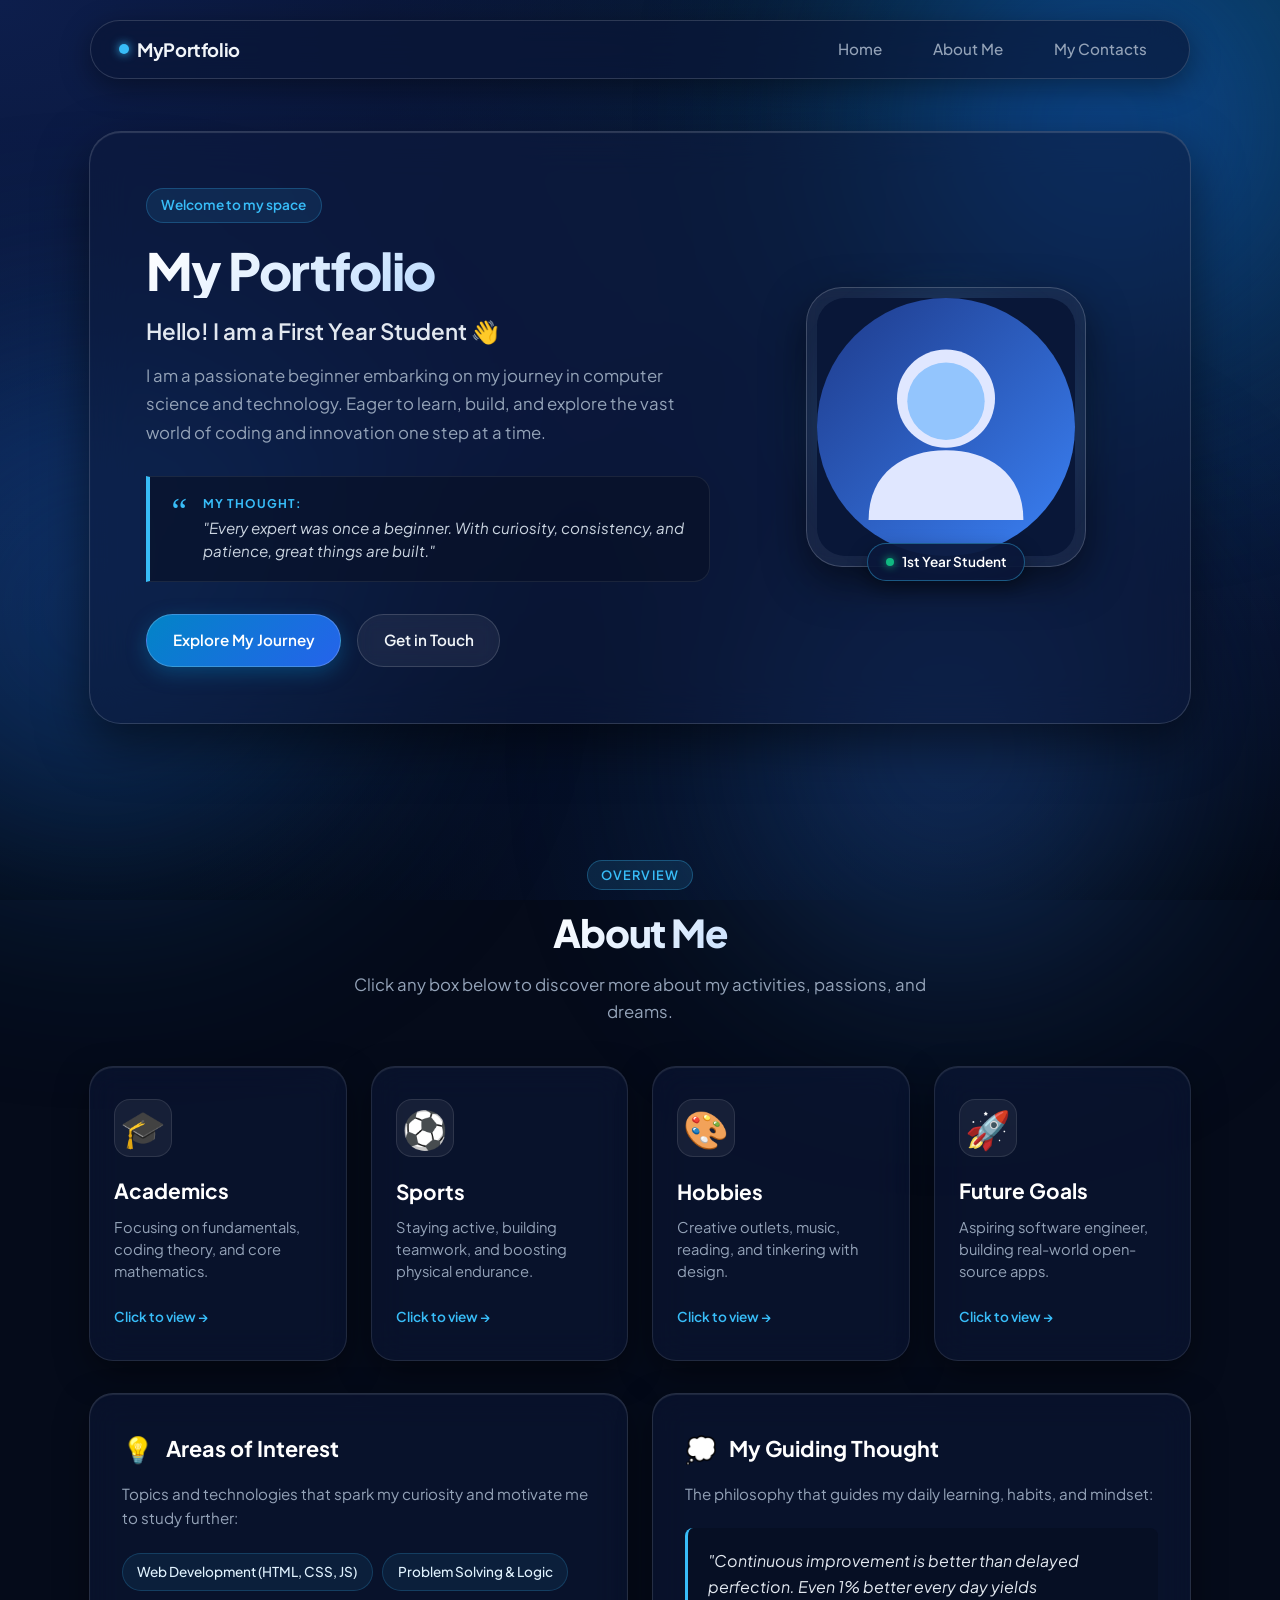
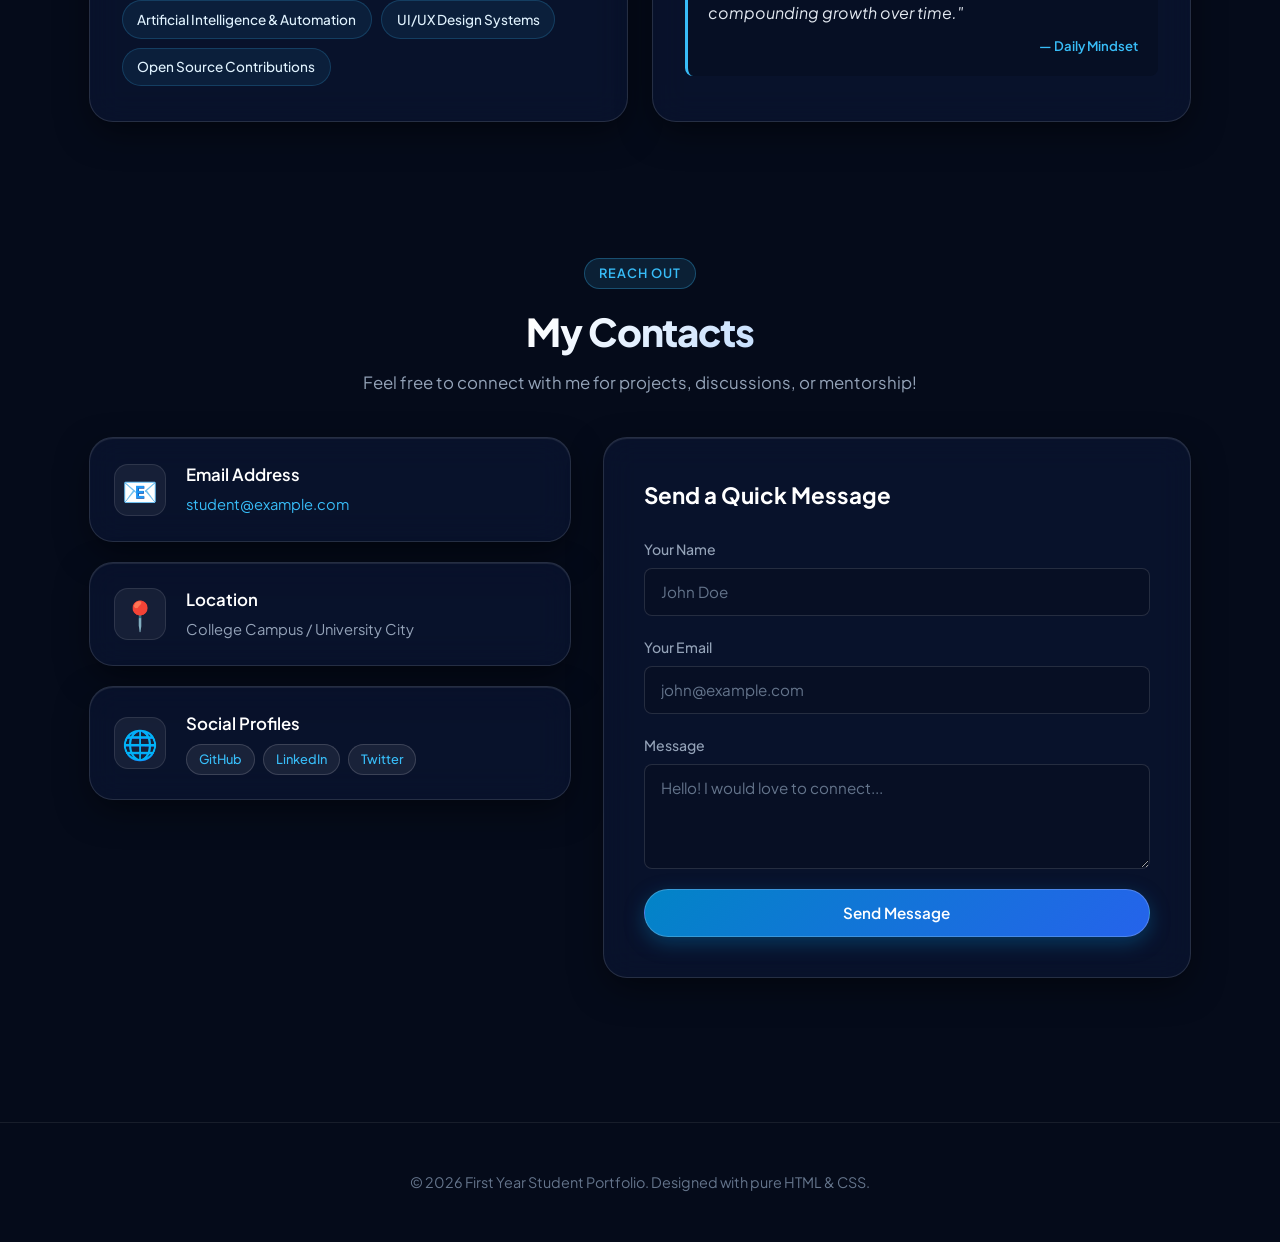
<file: index.html>
<!DOCTYPE html>
<html lang="en">
<head>
  <meta charset="UTF-8">
  <meta name="viewport" content="width=device-width, initial-scale=1.0">
  <title>My Portfolio</title>
  <!-- Google Fonts for modern typography -->
  <link rel="preconnect" href="https://fonts.googleapis.com">
  <link rel="preconnect" href="https://fonts.gstatic.com" crossorigin>
  <link href="https://fonts.googleapis.com/css2?family=Plus+Jakarta+Sans:wght@300;400;500;600;700;800&display=swap" rel="stylesheet">
  <!-- Stylesheet -->
  <link rel="stylesheet" href="style.css">
</head>
<body>

  <!-- Ambient glowing background orbs for glassy reflections -->
  <div class="glow-orb orb-1"></div>
  <div class="glow-orb orb-2"></div>
  <div class="glow-orb orb-3"></div>

  <!-- NAVIGATION BAR (3 Sections: Home, About Me, My Contacts) -->
  <header class="navbar-wrapper">
    <nav class="glass-nav">
      <div class="nav-logo">
        <span class="logo-dot"></span> MyPortfolio
      </div>
      <ul class="nav-links">
        <li><a href="#home" class="nav-link">Home</a></li>
        <li><a href="#about" class="nav-link">About Me</a></li>
        <li><a href="#contact" class="nav-link">My Contacts</a></li>
      </ul>
    </nav>
  </header>

  <!-- MAIN CONTAINER -->
  <main class="page-container">

    <!-- ==============================================
         SECTION 1: HOME (Introduction & Image on Right)
         ============================================== -->
    <section id="home" class="section home-section">
      <div class="home-glass-card">
        
        <!-- Left Side: Heading, Introduction, and Thought -->
        <div class="home-text-content">
          <div class="badge">Welcome to my space</div>
          <h1 class="main-heading">My Portfolio</h1>
          
          <div class="intro-block">
            <h2 class="sub-heading">Hello! I am a First Year Student 👋</h2>
            <p class="intro-text">
              I am a passionate beginner embarking on my journey in computer science and technology. 
              Eager to learn, build, and explore the vast world of coding and innovation one step at a time.
            </p>
          </div>

          <!-- Thought Box -->
          <div class="thought-quote-box">
            <div class="quote-icon">“</div>
            <div class="quote-body">
              <span class="quote-label">My Thought:</span>
              <p class="quote-text">
                "Every expert was once a beginner. With curiosity, consistency, and patience, great things are built."
              </p>
            </div>
          </div>

          <!-- Quick Action Buttons -->
          <div class="cta-group">
            <a href="#about" class="btn btn-primary">Explore My Journey</a>
            <a href="#contact" class="btn btn-secondary">Get in Touch</a>
          </div>
        </div>

        <!-- Right Side: Profile Image -->
        <div class="home-image-content">
          <div class="image-frame">
            <div class="image-glow"></div>
            <!-- 
              TO REPLACE WITH YOUR PHOTO:
              Save your photo in this folder (e.g., as "my-photo.jpg") 
              and change src="my-photo.jpg" below!
            -->
            <div class="profile-img-container">
              <!-- Default stylish SVG avatar -->
              <svg class="avatar-svg" viewBox="0 0 200 200" fill="none" xmlns="http://www.w3.org/2000/svg">
                <rect width="200" height="200" rx="100" fill="url(#avatar-grad)"/>
                <circle cx="100" cy="78" r="38" fill="#e0e7ff"/>
                <path d="M40 172C40 135 68 118 100 118C132 118 160 135 160 172" fill="#e0e7ff"/>
                <circle cx="100" cy="80" r="30" fill="#93c5fd"/>
                <defs>
                  <linearGradient id="avatar-grad" x1="0" y1="0" x2="200" y2="200" gradientUnits="userSpaceOnUse">
                    <stop stop-color="#1e3a8a"/>
                    <stop offset="1" stop-color="#3b82f6"/>
                  </linearGradient>
                </defs>
              </svg>
            </div>
            <div class="image-badge">
              <span class="status-indicator"></span> 1st Year Student
            </div>
          </div>
        </div>

      </div>
    </section>

    <!-- ==============================================
         SECTION 2: ABOUT ME (4 Clickable Boxes + 2 Next Line Boxes)
         ============================================== -->
    <section id="about" class="section about-section">
      <div class="section-header">
        <span class="section-tag">Overview</span>
        <h2 class="section-title">About Me</h2>
        <p class="section-subtitle">Click any box below to discover more about my activities, passions, and dreams.</p>
      </div>

      <!-- ROW 1: 4 CLICKABLE BOXES (Academics, Sports, Hobbies, Future Goals) -->
      <div class="grid-four-boxes">
        
        <!-- Box 1: Academics (Clickable to Modal) -->
        <a href="#modal-academics" class="clickable-card glass-box">
          <div class="card-icon">🎓</div>
          <h3 class="card-title">Academics</h3>
          <p class="card-description">Focusing on fundamentals, coding theory, and core mathematics.</p>
          <span class="card-action">Click to view &rarr;</span>
        </a>

        <!-- Box 2: Sports (Clickable to Modal) -->
        <a href="#modal-sports" class="clickable-card glass-box">
          <div class="card-icon">⚽</div>
          <h3 class="card-title">Sports</h3>
          <p class="card-description">Staying active, building teamwork, and boosting physical endurance.</p>
          <span class="card-action">Click to view &rarr;</span>
        </a>

        <!-- Box 3: Hobbies (Clickable to Modal) -->
        <a href="#modal-hobbies" class="clickable-card glass-box">
          <div class="card-icon">🎨</div>
          <h3 class="card-title">Hobbies</h3>
          <p class="card-description">Creative outlets, music, reading, and tinkering with design.</p>
          <span class="card-action">Click to view &rarr;</span>
        </a>

        <!-- Box 4: Future Goals (Clickable to Modal) -->
        <a href="#modal-goals" class="clickable-card glass-box">
          <div class="card-icon">🚀</div>
          <h3 class="card-title">Future Goals</h3>
          <p class="card-description">Aspiring software engineer, building real-world open-source apps.</p>
          <span class="card-action">Click to view &rarr;</span>
        </a>

      </div>

      <!-- ROW 2: 2 BOXES (Interests & Thought) -->
      <div class="grid-two-boxes">
        
        <!-- Box A: Interest -->
        <div class="glass-box two-box-card">
          <div class="box-head">
            <span class="box-badge-icon">💡</span>
            <h3>Areas of Interest</h3>
          </div>
          <p class="two-box-desc">
            Topics and technologies that spark my curiosity and motivate me to study further:
          </p>
          <ul class="interest-pill-list">
            <li class="pill">Web Development (HTML, CSS, JS)</li>
            <li class="pill">Problem Solving & Logic</li>
            <li class="pill">Artificial Intelligence & Automation</li>
            <li class="pill">UI/UX Design Systems</li>
            <li class="pill">Open Source Contributions</li>
          </ul>
        </div>

        <!-- Box B: Thought -->
        <div class="glass-box two-box-card">
          <div class="box-head">
            <span class="box-badge-icon">💭</span>
            <h3>My Guiding Thought</h3>
          </div>
          <p class="two-box-desc">
            The philosophy that guides my daily learning, habits, and mindset:
          </p>
          <div class="inner-thought-card">
            <p class="inner-thought-text">
              "Continuous improvement is better than delayed perfection. Even 1% better every day yields compounding growth over time."
            </p>
            <span class="inner-thought-author">— Daily Mindset</span>
          </div>
        </div>

      </div>
    </section>

    <!-- ==============================================
         SECTION 3: MY CONTACTS
         ============================================== -->
    <section id="contact" class="section contact-section">
      <div class="section-header">
        <span class="section-tag">Reach Out</span>
        <h2 class="section-title">My Contacts</h2>
        <p class="section-subtitle">Feel free to connect with me for projects, discussions, or mentorship!</p>
      </div>

      <div class="contact-glass-grid">
        
        <!-- Contact Information Cards -->
        <div class="contact-info-panel">
          <div class="contact-card glass-box">
            <div class="contact-icon">📧</div>
            <div class="contact-details">
              <h4>Email Address</h4>
              <p><a href="mailto:student@example.com">student@example.com</a></p>
            </div>
          </div>

          <div class="contact-card glass-box">
            <div class="contact-icon">📍</div>
            <div class="contact-details">
              <h4>Location</h4>
              <p>College Campus / University City</p>
            </div>
          </div>

          <div class="contact-card glass-box">
            <div class="contact-icon">🌐</div>
            <div class="contact-details">
              <h4>Social Profiles</h4>
              <div class="social-tags">
                <a href="https://github.com" target="_blank" class="social-chip">GitHub</a>
                <a href="https://linkedin.com" target="_blank" class="social-chip">LinkedIn</a>
                <a href="https://twitter.com" target="_blank" class="social-chip">Twitter</a>
              </div>
            </div>
          </div>
        </div>

        <!-- Simple Contact Message Box -->
        <div class="contact-form-panel glass-box">
          <h3 class="form-title">Send a Quick Message</h3>
          <form class="glass-form" action="#" onsubmit="return false;">
            <div class="input-group">
              <label for="name">Your Name</label>
              <input type="text" id="name" placeholder="John Doe" class="glass-input" required>
            </div>

            <div class="input-group">
              <label for="email">Your Email</label>
              <input type="email" id="email" placeholder="john@example.com" class="glass-input" required>
            </div>

            <div class="input-group">
              <label for="message">Message</label>
              <textarea id="message" rows="4" placeholder="Hello! I would love to connect..." class="glass-input" required></textarea>
            </div>

            <button type="submit" class="btn btn-primary btn-block">Send Message</button>
          </form>
        </div>

      </div>
    </section>

  </main>

  <!-- ==============================================
       MODALS FOR THE 4 CLICKABLE BOXES (Pure CSS :target)
       ============================================== -->

  <!-- Modal 1: Academics -->
  <div id="modal-academics" class="modal-backdrop">
    <div class="modal-box glass-card">
      <a href="#about" class="modal-close" title="Close">&times;</a>
      <div class="modal-header">
        <span class="modal-icon">🎓</span>
        <h3>Academics</h3>
      </div>
      <div class="modal-body">
        <p><strong>Status:</strong> 1st Year Undergraduate Student</p>
        <p><strong>Current Coursework:</strong></p>
        <ul class="modal-list">
          <li>Introduction to Programming & Problem Solving</li>
          <li>Discrete Mathematics & Calculus</li>
          <li>Data Structures Basics</li>
          <li>Computer Systems & Digital Electronics</li>
        </ul>
        <p>Always enthusiastic about attending lectures, completing practical labs, and building foundational skills.</p>
      </div>
      <div class="modal-footer">
        <a href="#about" class="btn btn-secondary">Close</a>
      </div>
    </div>
  </div>

  <!-- Modal 2: Sports -->
  <div id="modal-sports" class="modal-backdrop">
    <div class="modal-box glass-card">
      <a href="#about" class="modal-close" title="Close">&times;</a>
      <div class="modal-header">
        <span class="modal-icon">⚽</span>
        <h3>Sports & Fitness</h3>
      </div>
      <div class="modal-body">
        <p><strong>Favorite Sports:</strong> Football, Badminton, and Table Tennis</p>
        <p><strong>Key Takeaways:</strong></p>
        <ul class="modal-list">
          <li><strong>Teamwork:</strong> Understanding coordination and supporting teammates.</li>
          <li><strong>Discipline:</strong> Regular morning practice and endurance training.</li>
          <li><strong>Mental Focus:</strong> Staying calm and strategic under pressure.</li>
        </ul>
        <p>Balancing physical fitness with study hours keeps the mind sharp and energized.</p>
      </div>
      <div class="modal-footer">
        <a href="#about" class="btn btn-secondary">Close</a>
      </div>
    </div>
  </div>

  <!-- Modal 3: Hobbies -->
  <div id="modal-hobbies" class="modal-backdrop">
    <div class="modal-box glass-card">
      <a href="#about" class="modal-close" title="Close">&times;</a>
      <div class="modal-header">
        <span class="modal-icon">🎨</span>
        <h3>Hobbies & Creative Pursuits</h3>
      </div>
      <div class="modal-body">
        <p><strong>What I enjoy doing in my free time:</strong></p>
        <ul class="modal-list">
          <li><strong>UI & Graphic Design:</strong> Creating clean layouts and experimenting with color palettes.</li>
          <li><strong>Reading:</strong> Exploring tech articles, self-growth books, and science fiction.</li>
          <li><strong>Music & Podcasts:</strong> Listening to lo-fi beats while coding and following tech podcasts.</li>
          <li><strong>Gaming & Strategy:</strong> Chess and puzzle games that test tactical decision-making.</li>
        </ul>
      </div>
      <div class="modal-footer">
        <a href="#about" class="btn btn-secondary">Close</a>
      </div>
    </div>
  </div>

  <!-- Modal 4: Future Goals -->
  <div id="modal-goals" class="modal-backdrop">
    <div class="modal-box glass-card">
      <a href="#about" class="modal-close" title="Close">&times;</a>
      <div class="modal-header">
        <span class="modal-icon">🚀</span>
        <h3>Future Goals</h3>
      </div>
      <div class="modal-body">
        <p><strong>Short-Term Milestones:</strong></p>
        <ul class="modal-list">
          <li>Master modern Frontend development (HTML, CSS, JavaScript).</li>
          <li>Participate in my first college hackathon.</li>
          <li>Build 5 end-to-end web projects to display in this portfolio.</li>
        </ul>
        <p><strong>Long-Term Vision:</strong></p>
        <ul class="modal-list">
          <li>Become a skilled Full-Stack Software Engineer.</li>
          <li>Contribute to impactful open-source software used by thousands worldwide.</li>
        </ul>
      </div>
      <div class="modal-footer">
        <a href="#about" class="btn btn-secondary">Close</a>
      </div>
    </div>
  </div>

  <!-- FOOTER -->
  <footer class="footer">
    <p>&copy; 2026 First Year Student Portfolio. Designed with pure HTML & CSS.</p>
  </footer>

</body>
</html>
</file>
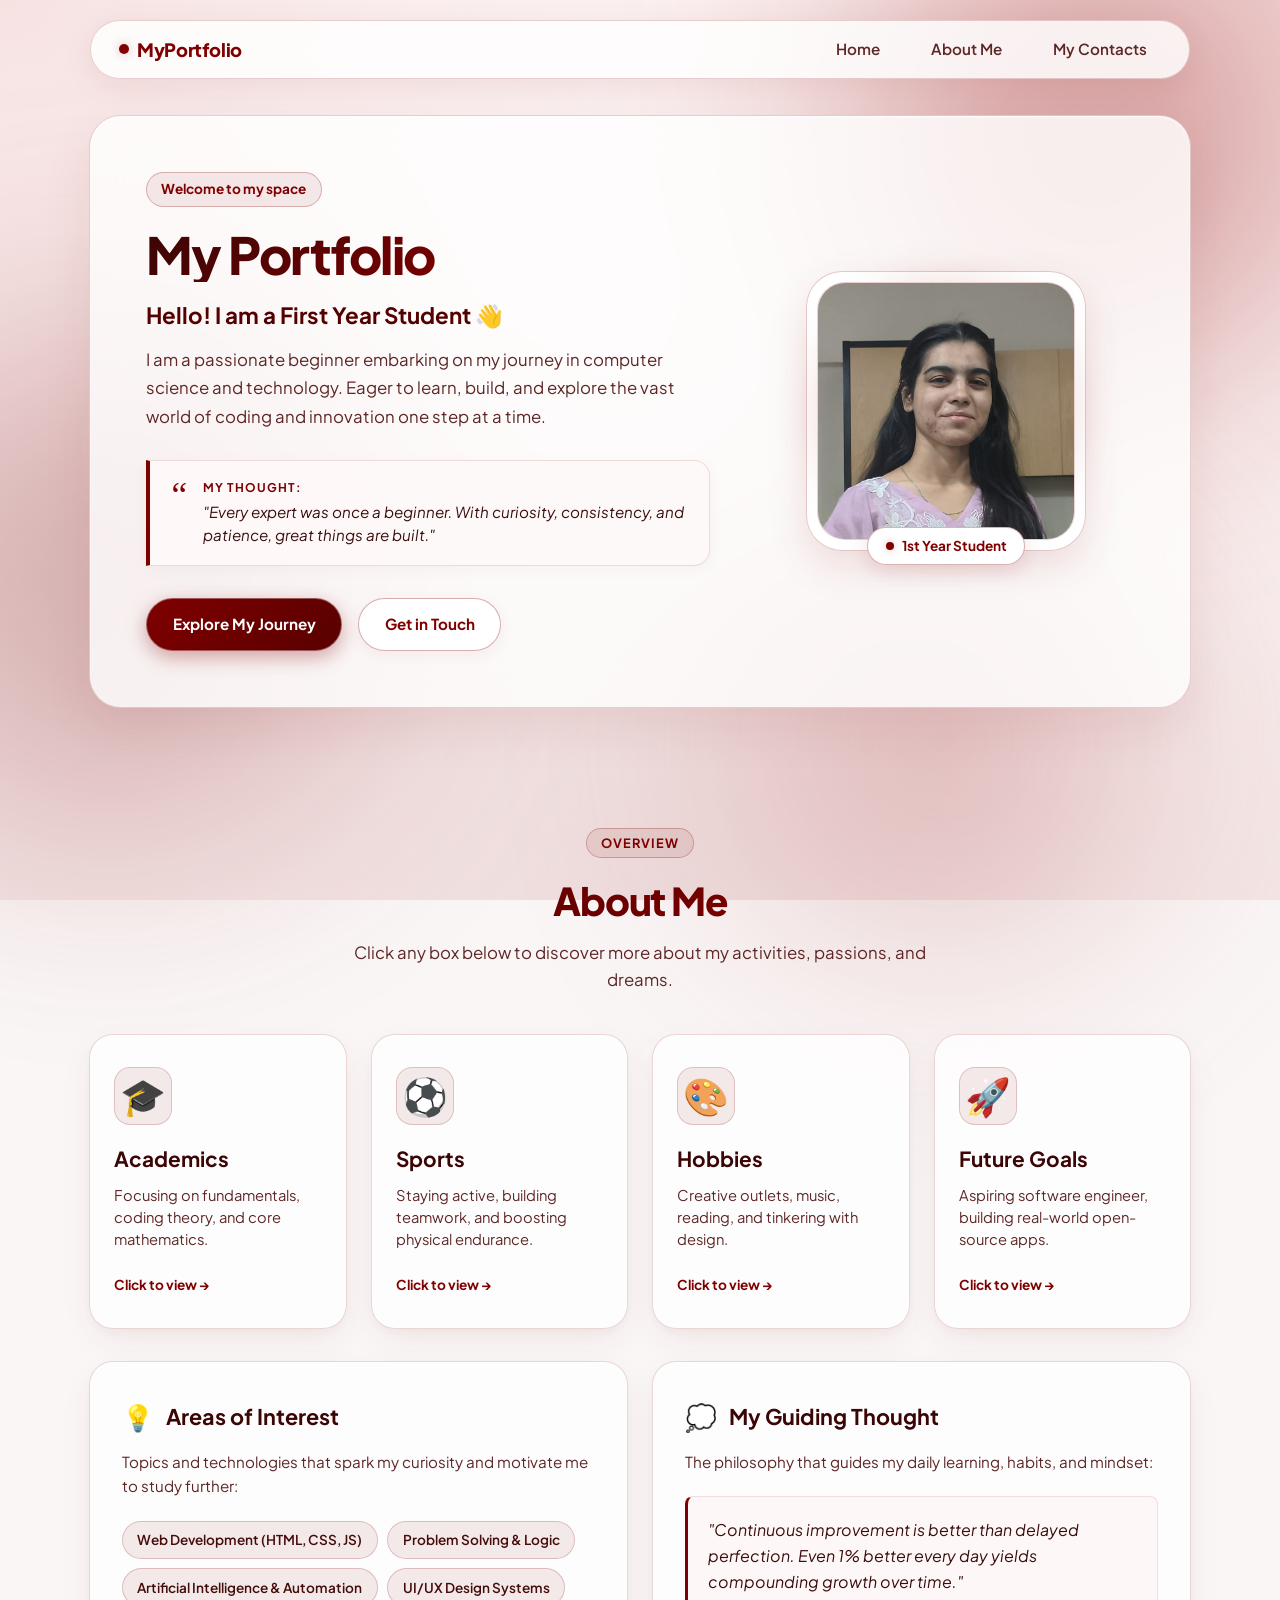
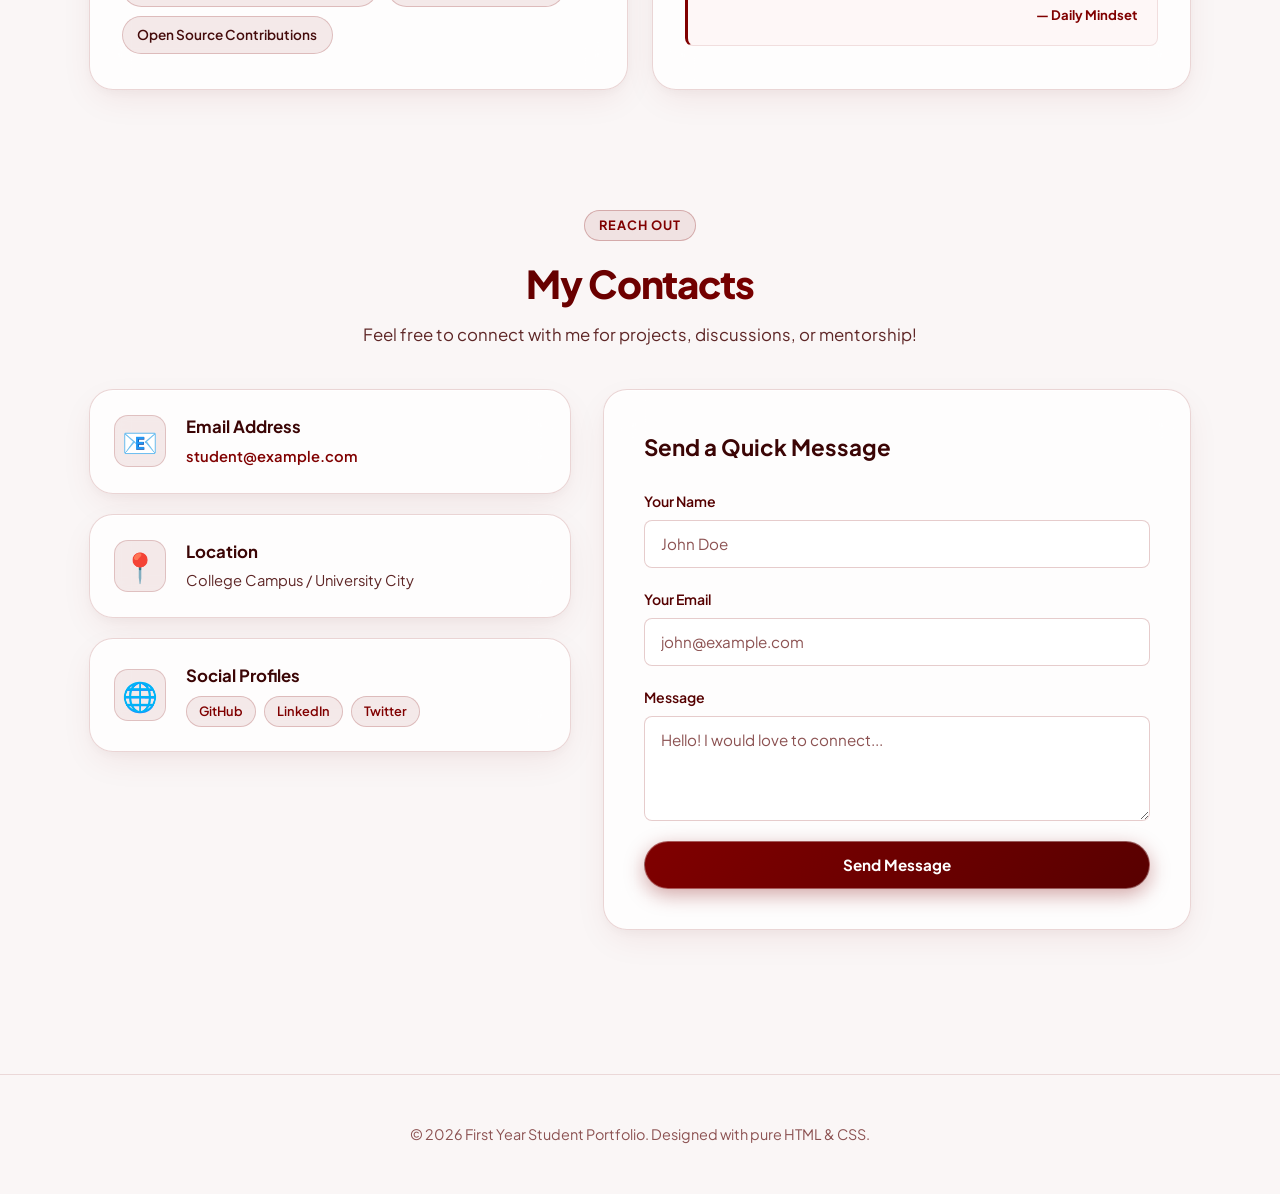
<file: potfolio/index.html>
<!DOCTYPE html>
<html lang="en">
<head>
  <meta charset="UTF-8">
  <meta name="viewport" content="width=device-width, initial-scale=1.0">
  <title>My Portfolio</title>
  <!-- Google Fonts for modern typography -->
  <link rel="preconnect" href="https://fonts.googleapis.com">
  <link rel="preconnect" href="https://fonts.gstatic.com">
  <link href="https://fonts.googleapis.com/css2?family=Plus+Jakarta+Sans:wght@300;400;500;600;700;800&display=swap" rel="stylesheet">
  <!-- Stylesheet -->
  <link rel="stylesheet" href="style.css">
</head>
<body>

  <!-- Ambient glowing background orbs (Olive Green & Warm Dark Brown Glow) -->
  <div class="glow-orb orb-1"></div>
  <div class="glow-orb orb-2"></div>
  <div class="glow-orb orb-3"></div>

  <!-- NAVIGATION BAR (3 Sections: Home, About Me, My Contacts) -->
  <header class="navbar-wrapper">
    <nav class="glass-nav">
      <div class="nav-logo">
        <span class="logo-dot"></span> MyPortfolio
      </div>
      <ul class="nav-links">
        <li><a href="#home" class="nav-link">Home</a></li>
        <li><a href="#about" class="nav-link">About Me</a></li>
        <li><a href="#contact" class="nav-link">My Contacts</a></li>
      </ul>
    </nav>
  </header>

  <!-- MAIN CONTAINER -->
  <main class="page-container">

    <!-- ==============================================
         SECTION 1: HOME (Introduction & Image on Right)
         ============================================== -->
    <section id="home" class="section home-section">
      <div class="home-glass-card">
        
        <!-- Left Side: Heading, Introduction, and Thought -->
        <div class="home-text-content">
          <div class="badge">Welcome to my space</div>
          <h1 class="main-heading">My Portfolio</h1>
          
          <div class="intro-block">
            <h2 class="sub-heading">Hello! I am a First Year Student 👋</h2>
            <p class="intro-text">
              I am a passionate beginner embarking on my journey in computer science and technology. 
              Eager to learn, build, and explore the vast world of coding and innovation one step at a time.
            </p>
          </div>

          <!-- Thought Box -->
          <div class="thought-quote-box">
            <div class="quote-icon">“</div>
            <div class="quote-body">
              <span class="quote-label">My Thought:</span>
              <p class="quote-text">
                "Every expert was once a beginner. With curiosity, consistency, and patience, great things are built."
              </p>
            </div>
          </div>

          <!-- Quick Action Buttons -->
          <div class="cta-group">
            <a href="#about" class="btn btn-primary">Explore My Journey</a>
            <a href="#contact" class="btn btn-secondary">Get in Touch</a>
          </div>
        </div>

        <!-- Right Side: Profile Image -->
        <div class="home-image-content">
          <div class="image-frame">
            <div class="image-glow"></div>
            <div class="profile-img-container">
              <img src="profile.jpg" alt="Profile Picture" class="profile-photo">
            </div>
            <div class="image-badge">
              <span class="status-indicator"></span> 1st Year Student
            </div>
          </div>
        </div>

      </div>
    </section>

    <!-- ==============================================
         SECTION 2: ABOUT ME (4 Clickable Boxes + 2 Next Line Boxes)
         ============================================== -->
    <section id="about" class="section about-section">
      <div class="section-header">
        <span class="section-tag">Overview</span>
        <h2 class="section-title">About Me</h2>
        <p class="section-subtitle">Click any box below to discover more about my activities, passions, and dreams.</p>
      </div>

      <!-- ROW 1: 4 CLICKABLE BOXES (Academics, Sports, Hobbies, Future Goals) -->
      <div class="grid-four-boxes">
        
        <!-- Box 1: Academics (Clickable to Modal) -->
        <a href="#modal-academics" class="clickable-card glass-box">
          <div class="card-icon">🎓</div>
          <h3 class="card-title">Academics</h3>
          <p class="card-description">Focusing on fundamentals, coding theory, and core mathematics.</p>
          <span class="card-action">Click to view &rarr;</span>
        </a>

        <!-- Box 2: Sports (Clickable to Modal) -->
        <a href="#modal-sports" class="clickable-card glass-box">
          <div class="card-icon">⚽</div>
          <h3 class="card-title">Sports</h3>
          <p class="card-description">Staying active, building teamwork, and boosting physical endurance.</p>
          <span class="card-action">Click to view &rarr;</span>
        </a>

        <!-- Box 3: Hobbies (Clickable to Modal) -->
        <a href="#modal-hobbies" class="clickable-card glass-box">
          <div class="card-icon">🎨</div>
          <h3 class="card-title">Hobbies</h3>
          <p class="card-description">Creative outlets, music, reading, and tinkering with design.</p>
          <span class="card-action">Click to view &rarr;</span>
        </a>

        <!-- Box 4: Future Goals (Clickable to Modal) -->
        <a href="#modal-goals" class="clickable-card glass-box">
          <div class="card-icon">🚀</div>
          <h3 class="card-title">Future Goals</h3>
          <p class="card-description">Aspiring software engineer, building real-world open-source apps.</p>
          <span class="card-action">Click to view &rarr;</span>
        </a>

      </div>

      <!-- ROW 2: 2 BOXES (Interests & Thought) -->
      <div class="grid-two-boxes">
        
        <!-- Box A: Interest -->
        <div class="glass-box two-box-card">
          <div class="box-head">
            <span class="box-badge-icon">💡</span>
            <h3>Areas of Interest</h3>
          </div>
          <p class="two-box-desc">
            Topics and technologies that spark my curiosity and motivate me to study further:
          </p>
          <ul class="interest-pill-list">
            <li class="pill">Web Development (HTML, CSS, JS)</li>
            <li class="pill">Problem Solving & Logic</li>
            <li class="pill">Artificial Intelligence & Automation</li>
            <li class="pill">UI/UX Design Systems</li>
            <li class="pill">Open Source Contributions</li>
          </ul>
        </div>

        <!-- Box B: Thought -->
        <div class="glass-box two-box-card">
          <div class="box-head">
            <span class="box-badge-icon">💭</span>
            <h3>My Guiding Thought</h3>
          </div>
          <p class="two-box-desc">
            The philosophy that guides my daily learning, habits, and mindset:
          </p>
          <div class="inner-thought-card">
            <p class="inner-thought-text">
              "Continuous improvement is better than delayed perfection. Even 1% better every day yields compounding growth over time."
            </p>
            <span class="inner-thought-author">— Daily Mindset</span>
          </div>
        </div>

      </div>
    </section>

    <!-- ==============================================
         SECTION 3: MY CONTACTS
         ============================================== -->
    <section id="contact" class="section contact-section">
      <div class="section-header">
        <span class="section-tag">Reach Out</span>
        <h2 class="section-title">My Contacts</h2>
        <p class="section-subtitle">Feel free to connect with me for projects, discussions, or mentorship!</p>
      </div>

      <div class="contact-glass-grid">
        
        <!-- Contact Information Cards -->
        <div class="contact-info-panel">
          <div class="contact-card glass-box">
            <div class="contact-icon">📧</div>
            <div class="contact-details">
              <h4>Email Address</h4>
              <p><a href="mailto:student@example.com">student@example.com</a></p>
            </div>
          </div>

          <div class="contact-card glass-box">
            <div class="contact-icon">📍</div>
            <div class="contact-details">
              <h4>Location</h4>
              <p>College Campus / University City</p>
            </div>
          </div>

          <div class="contact-card glass-box">
            <div class="contact-icon">🌐</div>
            <div class="contact-details">
              <h4>Social Profiles</h4>
              <div class="social-tags">
                <a href="https://github.com" target="_blank" class="social-chip">GitHub</a>
                <a href="https://linkedin.com" target="_blank" class="social-chip">LinkedIn</a>
                <a href="https://twitter.com" target="_blank" class="social-chip">Twitter</a>
              </div>
            </div>
          </div>
        </div>

        <!-- Simple Contact Message Box -->
        <div class="contact-form-panel glass-box">
          <h3 class="form-title">Send a Quick Message</h3>
          <form class="glass-form" action="#" onsubmit="return false;">
            <div class="input-group">
              <label for="name">Your Name</label>
              <input type="text" id="name" placeholder="John Doe" class="glass-input" required>
            </div>

            <div class="input-group">
              <label for="email">Your Email</label>
              <input type="email" id="email" placeholder="john@example.com" class="glass-input" required>
            </div>

            <div class="input-group">
              <label for="message">Message</label>
              <textarea id="message" rows="4" placeholder="Hello! I would love to connect..." class="glass-input" required></textarea>
            </div>

            <button type="submit" class="btn btn-primary btn-block">Send Message</button>
          </form>
        </div>

      </div>
    </section>

  </main>

  <!-- ==============================================
       MODALS FOR THE 4 CLICKABLE BOXES (Pure CSS :target)
       ============================================== -->

  <!-- Modal 1: Academics -->
  <div id="modal-academics" class="modal-backdrop">
    <div class="modal-box glass-card">
      <a href="#about" class="modal-close" title="Close">&times;</a>
      <div class="modal-header">
        <span class="modal-icon">🎓</span>
        <h3>Academics</h3>
      </div>
      <div class="modal-body">
        <p><strong>Status:</strong> 1st Year Undergraduate Student</p>
        <p><strong>Current Coursework:</strong></p>
        <ul class="modal-list">
          <li>Introduction to Programming & Problem Solving</li>
          <li>Discrete Mathematics & Calculus</li>
          <li>Data Structures Basics</li>
          <li>Computer Systems & Digital Electronics</li>
        </ul>
        <p>Always enthusiastic about attending lectures, completing practical labs, and building foundational skills.</p>
      </div>
      <div class="modal-footer">
        <a href="#about" class="btn btn-secondary">Close</a>
      </div>
    </div>
  </div>

  <!-- Modal 2: Sports -->
  <div id="modal-sports" class="modal-backdrop">
    <div class="modal-box glass-card">
      <a href="#about" class="modal-close" title="Close">&times;</a>
      <div class="modal-header">
        <span class="modal-icon">⚽</span>
        <h3>Sports & Fitness</h3>
      </div>
      <div class="modal-body">
        <p><strong>Favorite Sports:</strong> Football, Badminton, and Table Tennis</p>
        <p><strong>Key Takeaways:</strong></p>
        <ul class="modal-list">
          <li><strong>Teamwork:</strong> Understanding coordination and supporting teammates.</li>
          <li><strong>Discipline:</strong> Regular morning practice and endurance training.</li>
          <li><strong>Mental Focus:</strong> Staying calm and strategic under pressure.</li>
        </ul>
        <p>Balancing physical fitness with study hours keeps the mind sharp and energized.</p>
      </div>
      <div class="modal-footer">
        <a href="#about" class="btn btn-secondary">Close</a>
      </div>
    </div>
  </div>

  <!-- Modal 3: Hobbies -->
  <div id="modal-hobbies" class="modal-backdrop">
    <div class="modal-box glass-card">
      <a href="#about" class="modal-close" title="Close">&times;</a>
      <div class="modal-header">
        <span class="modal-icon">🎨</span>
        <h3>Hobbies & Creative Pursuits</h3>
      </div>
      <div class="modal-body">
        <p><strong>What I enjoy doing in my free time:</strong></p>
        <ul class="modal-list">
          <li><strong>UI & Graphic Design:</strong> Creating clean layouts and experimenting with color palettes.</li>
          <li><strong>Reading:</strong> Exploring tech articles, self-growth books, and science fiction.</li>
          <li><strong>Music & Podcasts:</strong> Listening to lo-fi beats while coding and following tech podcasts.</li>
          <li><strong>Gaming & Strategy:</strong> Chess and puzzle games that test tactical decision-making.</li>
        </ul>
      </div>
      <div class="modal-footer">
        <a href="#about" class="btn btn-secondary">Close</a>
      </div>
    </div>
  </div>

  <!-- Modal 4: Future Goals -->
  <div id="modal-goals" class="modal-backdrop">
    <div class="modal-box glass-card">
      <a href="#about" class="modal-close" title="Close">&times;</a>
      <div class="modal-header">
        <span class="modal-icon">🚀</span>
        <h3>Future Goals</h3>
      </div>
      <div class="modal-body">
        <p><strong>Short-Term Milestones:</strong></p>
        <ul class="modal-list">
          <li>Master modern Frontend development (HTML, CSS, JavaScript).</li>
          <li>Participate in my first college hackathon.</li>
          <li>Build 5 end-to-end web projects to display in this portfolio.</li>
        </ul>
        <p><strong>Long-Term Vision:</strong></p>
        <ul class="modal-list">
          <li>Become a skilled Full-Stack Software Engineer.</li>
          <li>Contribute to impactful open-source software used by thousands worldwide.</li>
        </ul>
      </div>
      <div class="modal-footer">
        <a href="#about" class="btn btn-secondary">Close</a>
      </div>
    </div>
  </div>

  <!-- FOOTER -->
  <footer class="footer">
    <p>&copy; 2026 First Year Student Portfolio. Designed with pure HTML & CSS.</p>
  </footer>

</body>
</html>
</file>
<file: style.css>
/* ==========================================================================
   PORTFOLIO STYLESHEET (style.css)
   Dark Blue Glassmorphic Theme for 1st Year Student Portfolio
   ========================================================================== */

/* --- CSS Reset & Global Variables --- */
:root {
  /* Color Palette */
  --bg-dark: #050b1a;
  --bg-gradient-start: #060e24;
  --bg-gradient-mid: #0a173d;
  --bg-gradient-end: #030712;

  --accent-cyan: #38bdf8;
  --accent-blue: #60a5fa;
  --accent-indigo: #818cf8;
  --accent-glow: rgba(56, 189, 248, 0.3);

  --text-main: #f1f5f9;
  --text-muted: #94a3b8;
  --text-dim: #64748b;

  /* Glassmorphism Variables */
  --glass-bg: rgba(14, 28, 64, 0.45);
  --glass-bg-hover: rgba(22, 43, 94, 0.6);
  --glass-border: rgba(255, 255, 255, 0.12);
  --glass-border-hover: rgba(56, 189, 248, 0.4);
  --glass-blur: blur(16px);
  --glass-shadow: 0 12px 35px -4px rgba(0, 0, 0, 0.5), inset 0 1px 1px 0 rgba(255, 255, 255, 0.1);
  --glass-glow-shadow: 0 15px 40px -5px rgba(56, 189, 248, 0.25);

  /* Layout */
  --font-family: 'Plus Jakarta Sans', -apple-system, BlinkMacSystemFont, 'Segoe UI', Roboto, sans-serif;
  --transition: all 0.3s cubic-bezier(0.16, 1, 0.3, 1);
  --radius-sm: 8px;
  --radius-md: 16px;
  --radius-lg: 24px;
}

* {
  margin: 0;
  padding: 0;
  box-sizing: border-box;
}

html {
  scroll-behavior: smooth;
}

body {
  font-family: var(--font-family);
  background-color: var(--bg-dark);
  background-image: 
    radial-gradient(at 0% 0%, #0d1e4c 0px, transparent 50%),
    radial-gradient(at 100% 0%, #082f49 0px, transparent 50%),
    radial-gradient(at 50% 100%, #061129 0px, transparent 50%),
    linear-gradient(180deg, var(--bg-gradient-start) 0%, var(--bg-gradient-mid) 50%, var(--bg-gradient-end) 100%);
  background-attachment: fixed;
  color: var(--text-main);
  line-height: 1.6;
  min-height: 100vh;
  position: relative;
  overflow-x: hidden;
}

/* --- Ambient Glowing Orbs (For Rich Glassmorphism) --- */
.glow-orb {
  position: fixed;
  border-radius: 50%;
  filter: blur(120px);
  pointer-events: none;
  z-index: 0;
  opacity: 0.5;
}

.orb-1 {
  width: 450px;
  height: 450px;
  background: radial-gradient(circle, #1d4ed8, #0284c7);
  top: -100px;
  right: -50px;
}

.orb-2 {
  width: 500px;
  height: 500px;
  background: radial-gradient(circle, #1e3a8a, #0369a1);
  top: 40%;
  left: -150px;
}

.orb-3 {
  width: 400px;
  height: 400px;
  background: radial-gradient(circle, #312e81, #0284c7);
  bottom: -50px;
  right: 10%;
}

/* --- Glassmorphism Base Component --- */
.glass-box,
.glass-card {
  background: var(--glass-bg);
  backdrop-filter: var(--glass-blur);
  -webkit-backdrop-filter: var(--glass-blur);
  border: 1px solid var(--glass-border);
  border-radius: var(--radius-lg);
  box-shadow: var(--glass-shadow);
  transition: var(--transition);
}

/* --- NAVIGATION BAR --- */
.navbar-wrapper {
  position: sticky;
  top: 1.25rem;
  z-index: 100;
  width: 100%;
  display: flex;
  justify-content: center;
  padding: 0 1.5rem;
}

.glass-nav {
  display: flex;
  align-items: center;
  justify-content: space-between;
  width: 100%;
  max-width: 1100px;
  padding: 0.85rem 1.75rem;
  background: rgba(10, 22, 54, 0.65);
  backdrop-filter: blur(20px);
  -webkit-backdrop-filter: blur(20px);
  border: 1px solid rgba(255, 255, 255, 0.15);
  border-radius: 100px;
  box-shadow: 0 8px 30px rgba(0, 0, 0, 0.4);
}

.nav-logo {
  font-size: 1.15rem;
  font-weight: 700;
  letter-spacing: -0.02em;
  color: var(--text-main);
  display: flex;
  align-items: center;
  gap: 0.5rem;
}

.logo-dot {
  width: 10px;
  height: 10px;
  background-color: var(--accent-cyan);
  border-radius: 50%;
  box-shadow: 0 0 10px var(--accent-cyan);
}

.nav-links {
  display: flex;
  list-style: none;
  gap: 1.5rem;
}

.nav-link {
  color: var(--text-muted);
  text-decoration: none;
  font-weight: 500;
  font-size: 0.95rem;
  padding: 0.4rem 0.85rem;
  border-radius: 100px;
  transition: var(--transition);
  position: relative;
}

.nav-link:hover {
  color: var(--text-main);
  background: rgba(255, 255, 255, 0.08);
}

/* --- PAGE CONTAINER & SECTIONS --- */
.page-container {
  max-width: 1150px;
  margin: 0 auto;
  padding: 2.5rem 1.5rem 5rem 1.5rem;
  position: relative;
  z-index: 10;
}

.section {
  padding-top: 4.5rem;
  margin-bottom: 4rem;
}

.section-header {
  text-align: center;
  margin-bottom: 2.5rem;
}

.section-tag {
  display: inline-block;
  padding: 0.25rem 0.85rem;
  background: rgba(56, 189, 248, 0.12);
  border: 1px solid rgba(56, 189, 248, 0.3);
  border-radius: 100px;
  color: var(--accent-cyan);
  font-size: 0.8rem;
  font-weight: 600;
  text-transform: uppercase;
  letter-spacing: 0.08em;
  margin-bottom: 0.75rem;
}

.section-title {
  font-size: 2.4rem;
  font-weight: 800;
  letter-spacing: -0.03em;
  color: #ffffff;
  margin-bottom: 0.5rem;
  background: linear-gradient(135deg, #ffffff 40%, var(--accent-blue) 100%);
  -webkit-background-clip: text;
  -webkit-text-fill-color: transparent;
}

.section-subtitle {
  color: var(--text-muted);
  font-size: 1.05rem;
  max-width: 600px;
  margin: 0 auto;
}

/* ==========================================================================
   SECTION 1: HOME SECTION (Intro & Image on Right)
   ========================================================================== */
.home-section {
  padding-top: 2rem;
}

.home-glass-card {
  display: grid;
  grid-template-columns: 1.2fr 0.8fr;
  align-items: center;
  gap: 3rem;
  padding: 3.5rem;
  background: rgba(13, 27, 61, 0.55);
  backdrop-filter: blur(20px);
  -webkit-backdrop-filter: blur(20px);
  border: 1px solid rgba(255, 255, 255, 0.15);
  border-radius: 32px;
  box-shadow: 0 20px 50px rgba(0, 0, 0, 0.5), inset 0 1px 1px rgba(255, 255, 255, 0.15);
}

.badge {
  display: inline-block;
  font-size: 0.85rem;
  font-weight: 600;
  color: var(--accent-cyan);
  background: rgba(56, 189, 248, 0.1);
  border: 1px solid rgba(56, 189, 248, 0.25);
  padding: 0.35rem 0.9rem;
  border-radius: 100px;
  margin-bottom: 1.2rem;
}

.main-heading {
  font-size: 3.2rem;
  font-weight: 800;
  line-height: 1.1;
  letter-spacing: -0.03em;
  margin-bottom: 1rem;
  background: linear-gradient(135deg, #ffffff 0%, #badaff 60%, var(--accent-cyan) 100%);
  -webkit-background-clip: text;
  -webkit-text-fill-color: transparent;
}

.sub-heading {
  font-size: 1.4rem;
  font-weight: 600;
  color: #e2e8f0;
  margin-bottom: 0.75rem;
}

.intro-text {
  font-size: 1.05rem;
  color: var(--text-muted);
  margin-bottom: 1.75rem;
  line-height: 1.7;
}

/* Thought Box inside Home */
.thought-quote-box {
  display: flex;
  gap: 1rem;
  background: rgba(8, 17, 39, 0.65);
  border-left: 4px solid var(--accent-cyan);
  border-radius: 0 var(--radius-md) var(--radius-md) 0;
  padding: 1.1rem 1.35rem;
  margin-bottom: 2rem;
  border-top: 1px solid rgba(255, 255, 255, 0.08);
  border-right: 1px solid rgba(255, 255, 255, 0.08);
  border-bottom: 1px solid rgba(255, 255, 255, 0.08);
}

.quote-icon {
  font-size: 2.2rem;
  line-height: 1;
  color: var(--accent-cyan);
  font-family: serif;
}

.quote-label {
  display: block;
  font-size: 0.75rem;
  text-transform: uppercase;
  letter-spacing: 0.08em;
  color: var(--accent-cyan);
  font-weight: 700;
  margin-bottom: 0.25rem;
}

.quote-text {
  font-size: 0.95rem;
  color: #cbd5e1;
  font-style: italic;
  line-height: 1.5;
}

/* Call to action buttons */
.cta-group {
  display: flex;
  gap: 1rem;
  flex-wrap: wrap;
}

.btn {
  display: inline-flex;
  align-items: center;
  justify-content: center;
  padding: 0.85rem 1.6rem;
  font-size: 0.95rem;
  font-weight: 600;
  border-radius: 100px;
  text-decoration: none;
  cursor: pointer;
  transition: var(--transition);
  border: none;
  font-family: inherit;
}

.btn-primary {
  background: linear-gradient(135deg, #0284c7 0%, #2563eb 100%);
  color: #ffffff;
  box-shadow: 0 6px 20px rgba(2, 132, 199, 0.35);
  border: 1px solid rgba(255, 255, 255, 0.2);
}

.btn-primary:hover {
  transform: translateY(-2px);
  box-shadow: 0 10px 25px rgba(2, 132, 199, 0.55);
  background: linear-gradient(135deg, #0ea5e9 0%, #3b82f6 100%);
}

.btn-secondary {
  background: rgba(255, 255, 255, 0.06);
  color: var(--text-main);
  border: 1px solid rgba(255, 255, 255, 0.15);
  backdrop-filter: blur(10px);
}

.btn-secondary:hover {
  background: rgba(255, 255, 255, 0.12);
  border-color: rgba(255, 255, 255, 0.3);
  transform: translateY(-2px);
}

.btn-block {
  width: 100%;
}

/* Right Side: Profile Image Frame */
.home-image-content {
  display: flex;
  justify-content: center;
  align-items: center;
}

.image-frame {
  position: relative;
  width: 280px;
  height: 280px;
  border-radius: 36px;
  padding: 10px;
  background: rgba(255, 255, 255, 0.05);
  border: 1px solid rgba(255, 255, 255, 0.18);
  box-shadow: 0 15px 40px rgba(0, 0, 0, 0.5);
  backdrop-filter: blur(12px);
  display: flex;
  align-items: center;
  justify-content: center;
}

.image-glow {
  position: absolute;
  inset: -15px;
  background: radial-gradient(circle, rgba(56, 189, 248, 0.35) 0%, transparent 70%);
  border-radius: 44px;
  z-index: -1;
  filter: blur(14px);
}

.profile-img-container {
  width: 100%;
  height: 100%;
  border-radius: 28px;
  overflow: hidden;
  background: #091738;
  display: flex;
  align-items: center;
  justify-content: center;
}

.profile-img-container img,
.avatar-svg {
  width: 100%;
  height: 100%;
  object-fit: cover;
  display: block;
}

.image-badge {
  position: absolute;
  bottom: -15px;
  background: rgba(10, 24, 58, 0.9);
  backdrop-filter: blur(16px);
  border: 1px solid rgba(56, 189, 248, 0.4);
  padding: 0.45rem 1.1rem;
  border-radius: 100px;
  font-size: 0.85rem;
  font-weight: 600;
  color: #ffffff;
  display: flex;
  align-items: center;
  gap: 0.5rem;
  box-shadow: 0 8px 20px rgba(0, 0, 0, 0.4);
}

.status-indicator {
  width: 8px;
  height: 8px;
  background: #10b981;
  border-radius: 50%;
  box-shadow: 0 0 8px #10b981;
}

/* ==========================================================================
   SECTION 2: ABOUT ME
   ========================================================================== */

/* Row 1: 4 Clickable Boxes (Academics, Sports, Hobbies, Future Goals) */
.grid-four-boxes {
  display: grid;
  grid-template-columns: repeat(4, 1fr);
  gap: 1.5rem;
  margin-bottom: 2rem;
}

.clickable-card {
  text-decoration: none;
  padding: 2rem 1.5rem;
  display: flex;
  flex-direction: column;
  align-items: flex-start;
  cursor: pointer;
  position: relative;
  overflow: hidden;
  border: 1px solid rgba(255, 255, 255, 0.1);
}

.clickable-card::before {
  content: '';
  position: absolute;
  top: 0;
  left: 0;
  right: 0;
  height: 3px;
  background: linear-gradient(90deg, transparent, var(--accent-cyan), transparent);
  opacity: 0;
  transition: var(--transition);
}

.clickable-card:hover {
  transform: translateY(-8px);
  background: var(--glass-bg-hover);
  border-color: var(--glass-border-hover);
  box-shadow: var(--glass-glow-shadow);
}

.clickable-card:hover::before {
  opacity: 1;
}

.card-icon {
  font-size: 2.3rem;
  margin-bottom: 1.1rem;
  background: rgba(255, 255, 255, 0.06);
  width: 58px;
  height: 58px;
  display: flex;
  align-items: center;
  justify-content: center;
  border-radius: 16px;
  border: 1px solid rgba(255, 255, 255, 0.1);
  transition: var(--transition);
}

.clickable-card:hover .card-icon {
  transform: scale(1.1) rotate(4deg);
  border-color: var(--accent-cyan);
}

.card-title {
  font-size: 1.3rem;
  font-weight: 700;
  color: #ffffff;
  margin-bottom: 0.5rem;
}

.card-description {
  font-size: 0.92rem;
  color: var(--text-muted);
  line-height: 1.5;
  margin-bottom: 1.5rem;
  flex-grow: 1;
}

.card-action {
  font-size: 0.85rem;
  font-weight: 600;
  color: var(--accent-cyan);
  display: inline-flex;
  align-items: center;
  gap: 0.3rem;
  transition: var(--transition);
}

.clickable-card:hover .card-action {
  gap: 0.6rem;
  color: #ffffff;
}

/* Row 2: 2 Boxes (Interests and Thought) */
.grid-two-boxes {
  display: grid;
  grid-template-columns: repeat(2, 1fr);
  gap: 1.5rem;
}

.two-box-card {
  padding: 2.2rem 2rem;
  border: 1px solid rgba(255, 255, 255, 0.12);
}

.two-box-card:hover {
  border-color: rgba(56, 189, 248, 0.3);
  box-shadow: var(--glass-shadow);
}

.box-head {
  display: flex;
  align-items: center;
  gap: 0.75rem;
  margin-bottom: 0.75rem;
}

.box-badge-icon {
  font-size: 1.6rem;
}

.two-box-card h3 {
  font-size: 1.35rem;
  font-weight: 700;
  color: #ffffff;
}

.two-box-desc {
  color: var(--text-muted);
  font-size: 0.95rem;
  margin-bottom: 1.4rem;
}

/* Pills list in Interest Box */
.interest-pill-list {
  display: flex;
  flex-wrap: wrap;
  gap: 0.6rem;
  list-style: none;
}

.pill {
  background: rgba(56, 189, 248, 0.08);
  border: 1px solid rgba(56, 189, 248, 0.2);
  color: #e0f2fe;
  padding: 0.45rem 0.9rem;
  border-radius: 100px;
  font-size: 0.85rem;
  font-weight: 500;
  transition: var(--transition);
}

.pill:hover {
  background: rgba(56, 189, 248, 0.2);
  border-color: var(--accent-cyan);
  transform: translateY(-2px);
}

/* Inner Thought Card */
.inner-thought-card {
  background: rgba(7, 15, 34, 0.7);
  border-left: 3px solid var(--accent-cyan);
  border-radius: var(--radius-sm);
  padding: 1.25rem;
}

.inner-thought-text {
  font-size: 1rem;
  font-style: italic;
  color: #e2e8f0;
  line-height: 1.6;
  margin-bottom: 0.6rem;
}

.inner-thought-author {
  display: block;
  font-size: 0.82rem;
  font-weight: 600;
  color: var(--accent-cyan);
  text-align: right;
}

/* ==========================================================================
   SECTION 3: CONTACT SECTION
   ========================================================================== */
.contact-glass-grid {
  display: grid;
  grid-template-columns: 0.9fr 1.1fr;
  gap: 2rem;
}

.contact-info-panel {
  display: flex;
  flex-direction: column;
  gap: 1.25rem;
}

.contact-card {
  padding: 1.5rem;
  display: flex;
  align-items: center;
  gap: 1.25rem;
}

.contact-card:hover {
  transform: translateX(6px);
  border-color: var(--accent-cyan);
}

.contact-icon {
  font-size: 1.8rem;
  background: rgba(255, 255, 255, 0.06);
  width: 52px;
  height: 52px;
  display: flex;
  align-items: center;
  justify-content: center;
  border-radius: 14px;
  border: 1px solid rgba(255, 255, 255, 0.1);
  flex-shrink: 0;
}

.contact-details h4 {
  font-size: 1.05rem;
  font-weight: 600;
  color: #ffffff;
  margin-bottom: 0.25rem;
}

.contact-details p {
  font-size: 0.92rem;
  color: var(--text-muted);
}

.contact-details a {
  color: var(--accent-cyan);
  text-decoration: none;
  transition: var(--transition);
}

.contact-details a:hover {
  text-decoration: underline;
}

.social-tags {
  display: flex;
  gap: 0.5rem;
  margin-top: 0.4rem;
}

.social-chip {
  text-decoration: none;
  font-size: 0.8rem;
  font-weight: 500;
  color: var(--text-main);
  background: rgba(255, 255, 255, 0.07);
  border: 1px solid rgba(255, 255, 255, 0.15);
  padding: 0.25rem 0.75rem;
  border-radius: 100px;
  transition: var(--transition);
}

.social-chip:hover {
  background: var(--accent-blue);
  color: #ffffff;
  border-color: var(--accent-blue);
}

/* Contact Form Panel */
.contact-form-panel {
  padding: 2.5rem;
}

.form-title {
  font-size: 1.4rem;
  font-weight: 700;
  color: #ffffff;
  margin-bottom: 1.5rem;
}

.glass-form {
  display: flex;
  flex-direction: column;
  gap: 1.25rem;
}

.input-group {
  display: flex;
  flex-direction: column;
  gap: 0.45rem;
}

.input-group label {
  font-size: 0.88rem;
  font-weight: 500;
  color: var(--text-muted);
}

.glass-input {
  background: rgba(7, 15, 34, 0.6);
  border: 1px solid rgba(255, 255, 255, 0.12);
  border-radius: var(--radius-sm);
  padding: 0.85rem 1rem;
  font-size: 0.95rem;
  color: var(--text-main);
  font-family: inherit;
  outline: none;
  transition: var(--transition);
}

.glass-input:focus {
  border-color: var(--accent-cyan);
  box-shadow: 0 0 15px rgba(56, 189, 248, 0.25);
  background: rgba(10, 22, 50, 0.8);
}

.glass-input::placeholder {
  color: var(--text-dim);
}

/* ==========================================================================
   PURE CSS MODALS (Triggered via :target for 4 Clickable Boxes)
   ========================================================================== */
.modal-backdrop {
  position: fixed;
  top: 0;
  left: 0;
  width: 100%;
  height: 100%;
  background: rgba(2, 6, 23, 0.75);
  backdrop-filter: blur(12px);
  -webkit-backdrop-filter: blur(12px);
  z-index: 999;
  display: flex;
  align-items: center;
  justify-content: center;
  padding: 1.5rem;
  opacity: 0;
  visibility: hidden;
  pointer-events: none;
  transition: opacity 0.3s ease, visibility 0.3s ease;
}

/* Active Modal when targeted */
.modal-backdrop:target {
  opacity: 1;
  visibility: visible;
  pointer-events: auto;
}

.modal-box {
  width: 100%;
  max-width: 550px;
  background: rgba(12, 24, 56, 0.85);
  backdrop-filter: blur(24px);
  -webkit-backdrop-filter: blur(24px);
  border: 1px solid rgba(255, 255, 255, 0.2);
  border-radius: var(--radius-lg);
  padding: 2.2rem;
  position: relative;
  box-shadow: 0 25px 60px rgba(0, 0, 0, 0.7), 0 0 30px rgba(56, 189, 248, 0.2);
  transform: translateY(20px) scale(0.96);
  transition: transform 0.35s cubic-bezier(0.16, 1, 0.3, 1);
}

.modal-backdrop:target .modal-box {
  transform: translateY(0) scale(1);
}

.modal-close {
  position: absolute;
  top: 1.25rem;
  right: 1.5rem;
  font-size: 1.75rem;
  line-height: 1;
  color: var(--text-muted);
  text-decoration: none;
  transition: var(--transition);
}

.modal-close:hover {
  color: #ffffff;
  transform: scale(1.15);
}

.modal-header {
  display: flex;
  align-items: center;
  gap: 0.75rem;
  margin-bottom: 1.25rem;
  padding-bottom: 0.85rem;
  border-bottom: 1px solid rgba(255, 255, 255, 0.1);
}

.modal-icon {
  font-size: 2rem;
}

.modal-header h3 {
  font-size: 1.5rem;
  font-weight: 700;
  color: #ffffff;
}

.modal-body {
  color: #cbd5e1;
  font-size: 0.98rem;
  line-height: 1.65;
  margin-bottom: 1.75rem;
}

.modal-body p {
  margin-bottom: 0.85rem;
}

.modal-list {
  list-style-type: none;
  padding-left: 0;
  margin: 0.75rem 0 1.2rem 0;
}

.modal-list li {
  position: relative;
  padding-left: 1.5rem;
  margin-bottom: 0.5rem;
  color: #e2e8f0;
}

.modal-list li::before {
  content: '✦';
  position: absolute;
  left: 0;
  color: var(--accent-cyan);
  font-size: 0.8rem;
  top: 2px;
}

.modal-footer {
  display: flex;
  justify-content: flex-end;
}

/* ==========================================================================
   FOOTER
   ========================================================================== */
.footer {
  text-align: center;
  padding: 3rem 1.5rem;
  border-top: 1px solid rgba(255, 255, 255, 0.08);
  color: var(--text-dim);
  font-size: 0.9rem;
  position: relative;
  z-index: 10;
}

/* ==========================================================================
   RESPONSIVE DESIGN (Tablets & Mobile Phones)
   ========================================================================== */
@media (max-width: 968px) {
  .home-glass-card {
    grid-template-columns: 1fr;
    text-align: center;
    padding: 2.5rem 2rem;
    gap: 2.5rem;
  }

  .home-image-content {
    order: -1;
  }

  .main-heading {
    font-size: 2.6rem;
  }

  .thought-quote-box {
    text-align: left;
  }

  .cta-group {
    justify-content: center;
  }

  .grid-four-boxes {
    grid-template-columns: repeat(2, 1fr);
  }

  .contact-glass-grid {
    grid-template-columns: 1fr;
  }
}

@media (max-width: 640px) {
  .glass-nav {
    flex-direction: column;
    gap: 0.75rem;
    padding: 0.85rem 1rem;
    border-radius: var(--radius-md);
  }

  .nav-links {
    gap: 0.6rem;
    font-size: 0.85rem;
  }

  .grid-four-boxes,
  .grid-two-boxes {
    grid-template-columns: 1fr;
  }

  .main-heading {
    font-size: 2.1rem;
  }

  .image-frame {
    width: 220px;
    height: 220px;
  }

  .home-glass-card {
    padding: 1.75rem 1.25rem;
  }

  .section-title {
    font-size: 1.9rem;
  }

  .contact-form-panel {
    padding: 1.5rem 1.25rem;
  }
}
</file>
<file: potfolio/style.css>
/* ==========================================================================
   PORTFOLIO STYLESHEET (style.css)
   White & Maroon (#800000) Theme with Glassmorphism
   ========================================================================== */

/* --- CSS Reset & Global Variables --- */
:root {
  /* Color Palette - White & Maroon (#800000) */
  --bg-light: #faf6f6;
  --bg-gradient-start: #fdfbfb;
  --bg-gradient-mid: #f9f0f0;
  --bg-gradient-end: #f4e6e6;

  /* Maroon Shades */
  --maroon-deep: #3b0505;
  --maroon-dark: #550000;
  --maroon-primary: #800000; /* User specified hex */
  --maroon-medium: #8f0e0e;
  --maroon-light: #ad2323;
  --maroon-bright: #c43535;
  --maroon-soft: #f1d4d4;
  --maroon-glow: rgba(128, 0, 0, 0.28);

  /* Typography Colors */
  --text-main: #2b0808;
  --text-muted: #5e2626;
  --text-dim: #8c5252;

  /* White Glassmorphism Variables */
  --glass-bg: rgba(255, 255, 255, 0.78);
  --glass-bg-hover: rgba(255, 255, 255, 0.95);
  --glass-border: rgba(128, 0, 0, 0.16);
  --glass-border-hover: rgba(128, 0, 0, 0.45);
  --glass-blur: blur(20px);
  --glass-shadow: 0 12px 35px -5px rgba(128, 0, 0, 0.08), 0 4px 12px rgba(0, 0, 0, 0.03), inset 0 1px 1px 0 rgba(255, 255, 255, 0.95);
  --glass-glow-shadow: 0 16px 40px -5px rgba(128, 0, 0, 0.22), inset 0 1px 2px rgba(255, 255, 255, 0.95);

  /* Layout */
  --font-family: 'Plus Jakarta Sans', -apple-system, BlinkMacSystemFont, 'Segoe UI', Roboto, sans-serif;
  --transition: all 0.3s cubic-bezier(0.16, 1, 0.3, 1);
  --radius-sm: 8px;
  --radius-md: 16px;
  --radius-lg: 24px;
}

* {
  margin: 0;
  padding: 0;
  box-sizing: border-box;
}

html {
  scroll-behavior: smooth;
  scroll-padding-top: 5.5rem;
}

body {
  font-family: var(--font-family);
  background-color: var(--bg-light);
  background-image: 
    radial-gradient(at 0% 0%, #f7e2e2 0px, transparent 50%),
    radial-gradient(at 100% 0%, #fae8e8 0px, transparent 50%),
    radial-gradient(at 50% 100%, #eedcdc 0px, transparent 50%),
    linear-gradient(180deg, var(--bg-gradient-start) 0%, var(--bg-gradient-mid) 50%, var(--bg-gradient-end) 100%);
  background-attachment: fixed;
  color: var(--text-main);
  line-height: 1.6;
  min-height: 100vh;
  position: relative;
  overflow-x: hidden;
}

/* --- Ambient Glowing Orbs (Soft Maroon Reflections) --- */
.glow-orb {
  position: fixed;
  border-radius: 50%;
  filter: blur(125px);
  pointer-events: none;
  z-index: 0;
  opacity: 0.35;
}

.orb-1 {
  width: 480px;
  height: 480px;
  background: radial-gradient(circle, #800000, #ad2323);
  top: -100px;
  right: -50px;
}

.orb-2 {
  width: 520px;
  height: 520px;
  background: radial-gradient(circle, #550000, #c43535);
  top: 35%;
  left: -150px;
  opacity: 0.28;
}

.orb-3 {
  width: 420px;
  height: 420px;
  background: radial-gradient(circle, #8f0e0e, #f1d4d4);
  bottom: -50px;
  right: 10%;
  opacity: 0.32;
}

/* --- Glassmorphism Base Component --- */
.glass-box,
.glass-card {
  background: var(--glass-bg);
  backdrop-filter: var(--glass-blur);
  -webkit-backdrop-filter: var(--glass-blur);
  border: 1px solid var(--glass-border);
  border-radius: var(--radius-lg);
  box-shadow: var(--glass-shadow);
  transition: var(--transition);
}

/* --- NAVIGATION BAR --- */
.navbar-wrapper {
  position: sticky;
  top: 1.25rem;
  z-index: 100;
  width: 100%;
  display: flex;
  justify-content: center;
  padding: 0 1.5rem;
}

.glass-nav {
  display: flex;
  align-items: center;
  justify-content: space-between;
  width: 100%;
  max-width: 1100px;
  padding: 0.85rem 1.75rem;
  background: rgba(255, 255, 255, 0.82);
  backdrop-filter: blur(20px);
  -webkit-backdrop-filter: blur(20px);
  border: 1px solid rgba(128, 0, 0, 0.18);
  border-radius: 100px;
  box-shadow: 0 8px 30px rgba(128, 0, 0, 0.08);
}

.nav-logo {
  font-size: 1.15rem;
  font-weight: 800;
  letter-spacing: -0.02em;
  color: var(--maroon-primary);
  display: flex;
  align-items: center;
  gap: 0.5rem;
}

.logo-dot {
  width: 10px;
  height: 10px;
  background-color: var(--maroon-primary);
  border-radius: 50%;
  box-shadow: 0 0 10px var(--maroon-glow);
}

.nav-links {
  display: flex;
  list-style: none;
  gap: 1.5rem;
}

.nav-link {
  color: var(--text-muted);
  text-decoration: none;
  font-weight: 600;
  font-size: 0.95rem;
  padding: 0.4rem 0.85rem;
  border-radius: 100px;
  transition: var(--transition);
  position: relative;
}

.nav-link:hover {
  color: var(--maroon-primary);
  background: rgba(128, 0, 0, 0.08);
}

/* --- PAGE CONTAINER & SECTIONS --- */
.page-container {
  max-width: 1150px;
  margin: 0 auto;
  padding: 2.5rem 1.5rem 5rem 1.5rem;
  position: relative;
  z-index: 10;
}

.section {
  padding-top: 3.5rem;
  margin-bottom: 4rem;
  scroll-margin-top: 3rem;
}

.section-header {
  text-align: center;
  margin-bottom: 2.5rem;
}

.section-tag {
  display: inline-block;
  padding: 0.25rem 0.85rem;
  background: rgba(128, 0, 0, 0.08);
  border: 1px solid rgba(128, 0, 0, 0.25);
  border-radius: 100px;
  color: var(--maroon-primary);
  font-size: 0.8rem;
  font-weight: 700;
  text-transform: uppercase;
  letter-spacing: 0.08em;
  margin-bottom: 0.75rem;
}

.section-title {
  font-size: 2.4rem;
  font-weight: 800;
  letter-spacing: -0.03em;
  color: var(--maroon-primary);
  margin-bottom: 0.5rem;
  background: linear-gradient(135deg, #400000 0%, #800000 70%, #ad2323 100%);
  -webkit-background-clip: text;
  -webkit-text-fill-color: transparent;
}

.section-subtitle {
  color: var(--text-muted);
  font-size: 1.05rem;
  max-width: 600px;
  margin: 0 auto;
}

/* ==========================================================================
   SECTION 1: HOME SECTION (Intro & Image on Right)
   ========================================================================== */
.home-section {
  padding-top: 1rem;
}

.home-glass-card {
  display: grid;
  grid-template-columns: 1.2fr 0.8fr;
  align-items: center;
  gap: 3rem;
  padding: 3.5rem;
  background: rgba(255, 255, 255, 0.8);
  backdrop-filter: blur(20px);
  -webkit-backdrop-filter: blur(20px);
  border: 1px solid rgba(128, 0, 0, 0.18);
  border-radius: 32px;
  box-shadow: 0 20px 50px rgba(128, 0, 0, 0.08), inset 0 1px 2px rgba(255, 255, 255, 0.95);
}

.badge {
  display: inline-block;
  font-size: 0.85rem;
  font-weight: 700;
  color: var(--maroon-primary);
  background: rgba(128, 0, 0, 0.08);
  border: 1px solid rgba(128, 0, 0, 0.25);
  padding: 0.35rem 0.9rem;
  border-radius: 100px;
  margin-bottom: 1.2rem;
}

.main-heading {
  font-size: 3.2rem;
  font-weight: 800;
  line-height: 1.1;
  letter-spacing: -0.03em;
  margin-bottom: 1rem;
  background: linear-gradient(135deg, #3b0505 0%, #800000 65%, #c43535 100%);
  -webkit-background-clip: text;
  -webkit-text-fill-color: transparent;
}

.sub-heading {
  font-size: 1.4rem;
  font-weight: 700;
  color: var(--maroon-dark);
  margin-bottom: 0.75rem;
}

.intro-text {
  font-size: 1.05rem;
  color: var(--text-muted);
  margin-bottom: 1.75rem;
  line-height: 1.7;
}

/* Thought Box inside Home */
.thought-quote-box {
  display: flex;
  gap: 1rem;
  background: rgba(254, 249, 249, 0.9);
  border-left: 4px solid var(--maroon-primary);
  border-radius: 0 var(--radius-md) var(--radius-md) 0;
  padding: 1.1rem 1.35rem;
  margin-bottom: 2rem;
  border-top: 1px solid rgba(128, 0, 0, 0.12);
  border-right: 1px solid rgba(128, 0, 0, 0.12);
  border-bottom: 1px solid rgba(128, 0, 0, 0.12);
  box-shadow: 0 4px 15px rgba(128, 0, 0, 0.04);
}

.quote-icon {
  font-size: 2.2rem;
  line-height: 1;
  color: var(--maroon-primary);
  font-family: serif;
}

.quote-label {
  display: block;
  font-size: 0.75rem;
  text-transform: uppercase;
  letter-spacing: 0.08em;
  color: var(--maroon-primary);
  font-weight: 700;
  margin-bottom: 0.25rem;
}

.quote-text {
  font-size: 0.95rem;
  color: #3b0e0e;
  font-style: italic;
  line-height: 1.5;
}

/* Call to action buttons (Maroon #800000 & White combo) */
.cta-group {
  display: flex;
  gap: 1rem;
  flex-wrap: wrap;
}

.btn {
  display: inline-flex;
  align-items: center;
  justify-content: center;
  padding: 0.85rem 1.6rem;
  font-size: 0.95rem;
  font-weight: 700;
  border-radius: 100px;
  text-decoration: none;
  cursor: pointer;
  transition: var(--transition);
  border: none;
  font-family: inherit;
}

/* Primary Button: Rich Maroon with White text */
.btn-primary {
  background: linear-gradient(135deg, #800000 0%, #580000 100%);
  color: #ffffff;
  box-shadow: 0 6px 20px rgba(128, 0, 0, 0.35);
  border: 1px solid rgba(255, 255, 255, 0.35);
}

.btn-primary:hover {
  transform: translateY(-2px);
  box-shadow: 0 10px 25px rgba(128, 0, 0, 0.5);
  background: linear-gradient(135deg, #960d0d 0%, #680000 100%);
}

/* Secondary Button: Crisp White with Maroon text */
.btn-secondary {
  background: rgba(255, 255, 255, 0.9);
  color: var(--maroon-primary);
  border: 1px solid rgba(128, 0, 0, 0.32);
  backdrop-filter: blur(10px);
  box-shadow: 0 4px 15px rgba(128, 0, 0, 0.06);
}

.btn-secondary:hover {
  background: #ffffff;
  border-color: var(--maroon-primary);
  transform: translateY(-2px);
  box-shadow: 0 6px 20px rgba(128, 0, 0, 0.15);
}

.btn-block {
  width: 100%;
}

/* Right Side: Profile Image Frame */
.home-image-content {
  display: flex;
  justify-content: center;
  align-items: center;
}

.image-frame {
  position: relative;
  width: 280px;
  height: 280px;
  border-radius: 36px;
  padding: 10px;
  background: rgba(255, 255, 255, 0.8);
  border: 1px solid rgba(128, 0, 0, 0.22);
  box-shadow: 0 15px 40px rgba(128, 0, 0, 0.12);
  backdrop-filter: blur(12px);
  display: flex;
  align-items: center;
  justify-content: center;
}

.image-glow {
  position: absolute;
  inset: -15px;
  background: radial-gradient(circle, rgba(128, 0, 0, 0.32) 0%, rgba(173, 35, 35, 0.15) 50%, transparent 70%);
  border-radius: 44px;
  z-index: -1;
  filter: blur(16px);
}

.profile-img-container {
  width: 100%;
  height: 100%;
  border-radius: 28px;
  overflow: hidden;
  background: #fdf5f5;
  display: flex;
  align-items: center;
  justify-content: center;
  border: 1px solid rgba(128, 0, 0, 0.15);
}

.profile-img-container img,
.avatar-svg {
  width: 100%;
  height: 100%;
  object-fit: cover;
  object-position: center 15%;
  display: block;
  transition: transform 0.4s ease;
}

.profile-img-container:hover img {
  transform: scale(1.05);
}

/* White & Maroon Image Badge */
.image-badge {
  position: absolute;
  bottom: -15px;
  background: #ffffff;
  backdrop-filter: blur(16px);
  border: 1px solid rgba(128, 0, 0, 0.3);
  padding: 0.45rem 1.1rem;
  border-radius: 100px;
  font-size: 0.85rem;
  font-weight: 700;
  color: var(--maroon-primary);
  display: flex;
  align-items: center;
  gap: 0.5rem;
  box-shadow: 0 8px 20px rgba(128, 0, 0, 0.12);
}

.status-indicator {
  width: 8px;
  height: 8px;
  background: var(--maroon-primary);
  border-radius: 50%;
  box-shadow: 0 0 8px var(--maroon-glow);
}

/* ==========================================================================
   SECTION 2: ABOUT ME
   ========================================================================== */

/* Row 1: 4 Clickable Boxes (Academics, Sports, Hobbies, Future Goals) */
.grid-four-boxes {
  display: grid;
  grid-template-columns: repeat(4, 1fr);
  gap: 1.5rem;
  margin-bottom: 2rem;
}

.clickable-card {
  text-decoration: none;
  padding: 2rem 1.5rem;
  display: flex;
  flex-direction: column;
  align-items: flex-start;
  cursor: pointer;
  position: relative;
  overflow: hidden;
  border: 1px solid var(--glass-border);
}

.clickable-card::before {
  content: '';
  position: absolute;
  top: 0;
  left: 0;
  right: 0;
  height: 3px;
  background: linear-gradient(90deg, transparent, var(--maroon-primary), transparent);
  opacity: 0;
  transition: var(--transition);
}

.clickable-card:hover {
  transform: translateY(-8px);
  background: var(--glass-bg-hover);
  border-color: var(--glass-border-hover);
  box-shadow: var(--glass-glow-shadow);
}

.clickable-card:hover::before {
  opacity: 1;
}

.card-icon {
  font-size: 2.3rem;
  margin-bottom: 1.1rem;
  background: rgba(128, 0, 0, 0.08);
  width: 58px;
  height: 58px;
  display: flex;
  align-items: center;
  justify-content: center;
  border-radius: 16px;
  border: 1px solid rgba(128, 0, 0, 0.18);
  transition: var(--transition);
}

.clickable-card:hover .card-icon {
  transform: scale(1.1) rotate(4deg);
  border-color: var(--maroon-primary);
  background: rgba(128, 0, 0, 0.14);
}

.card-title {
  font-size: 1.3rem;
  font-weight: 700;
  color: var(--maroon-deep);
  margin-bottom: 0.5rem;
}

.card-description {
  font-size: 0.92rem;
  color: var(--text-muted);
  line-height: 1.5;
  margin-bottom: 1.5rem;
  flex-grow: 1;
}

.card-action {
  font-size: 0.85rem;
  font-weight: 700;
  color: var(--maroon-primary);
  display: inline-flex;
  align-items: center;
  gap: 0.3rem;
  transition: var(--transition);
}

.clickable-card:hover .card-action {
  gap: 0.6rem;
  color: var(--maroon-deep);
}

/* Row 2: 2 Boxes (Interests and Thought) */
.grid-two-boxes {
  display: grid;
  grid-template-columns: repeat(2, 1fr);
  gap: 1.5rem;
}

.two-box-card {
  padding: 2.2rem 2rem;
  border: 1px solid var(--glass-border);
}

.two-box-card:hover {
  border-color: var(--glass-border-hover);
  box-shadow: var(--glass-glow-shadow);
  background: var(--glass-bg-hover);
}

.box-head {
  display: flex;
  align-items: center;
  gap: 0.75rem;
  margin-bottom: 0.75rem;
}

.box-badge-icon {
  font-size: 1.6rem;
}

.two-box-card h3 {
  font-size: 1.35rem;
  font-weight: 700;
  color: var(--maroon-deep);
}

.two-box-desc {
  color: var(--text-muted);
  font-size: 0.95rem;
  margin-bottom: 1.4rem;
}

/* Pills list in Interest Box */
.interest-pill-list {
  display: flex;
  flex-wrap: wrap;
  gap: 0.6rem;
  list-style: none;
}

.pill {
  background: rgba(128, 0, 0, 0.08);
  border: 1px solid rgba(128, 0, 0, 0.2);
  color: #450c0c;
  padding: 0.45rem 0.9rem;
  border-radius: 100px;
  font-size: 0.85rem;
  font-weight: 600;
  transition: var(--transition);
}

.pill:hover {
  background: var(--maroon-primary);
  border-color: var(--maroon-primary);
  color: #ffffff;
  transform: translateY(-2px);
  box-shadow: 0 4px 12px rgba(128, 0, 0, 0.3);
}

/* Inner Thought Card */
.inner-thought-card {
  background: rgba(254, 247, 247, 0.9);
  border-left: 3px solid var(--maroon-primary);
  border-radius: var(--radius-sm);
  padding: 1.25rem;
  border-top: 1px solid rgba(128, 0, 0, 0.1);
  border-right: 1px solid rgba(128, 0, 0, 0.1);
  border-bottom: 1px solid rgba(128, 0, 0, 0.1);
}

.inner-thought-text {
  font-size: 1rem;
  font-style: italic;
  color: #3b0c0c;
  line-height: 1.6;
  margin-bottom: 0.6rem;
}

.inner-thought-author {
  display: block;
  font-size: 0.82rem;
  font-weight: 700;
  color: var(--maroon-primary);
  text-align: right;
}

/* ==========================================================================
   SECTION 3: CONTACT SECTION
   ========================================================================== */
.contact-glass-grid {
  display: grid;
  grid-template-columns: 0.9fr 1.1fr;
  gap: 2rem;
}

.contact-info-panel {
  display: flex;
  flex-direction: column;
  gap: 1.25rem;
}

.contact-card {
  padding: 1.5rem;
  display: flex;
  align-items: center;
  gap: 1.25rem;
}

.contact-card:hover {
  transform: translateX(6px);
  border-color: var(--maroon-primary);
  background: var(--glass-bg-hover);
}

.contact-icon {
  font-size: 1.8rem;
  background: rgba(128, 0, 0, 0.08);
  width: 52px;
  height: 52px;
  display: flex;
  align-items: center;
  justify-content: center;
  border-radius: 14px;
  border: 1px solid rgba(128, 0, 0, 0.18);
  flex-shrink: 0;
}

.contact-details h4 {
  font-size: 1.05rem;
  font-weight: 700;
  color: var(--maroon-deep);
  margin-bottom: 0.25rem;
}

.contact-details p {
  font-size: 0.92rem;
  color: var(--text-muted);
}

.contact-details a {
  color: var(--maroon-primary);
  text-decoration: none;
  font-weight: 600;
  transition: var(--transition);
}

.contact-details a:hover {
  text-decoration: underline;
  color: var(--maroon-deep);
}

.social-tags {
  display: flex;
  gap: 0.5rem;
  margin-top: 0.4rem;
}

.social-chip {
  text-decoration: none;
  font-size: 0.8rem;
  font-weight: 600;
  color: var(--maroon-deep);
  background: rgba(128, 0, 0, 0.08);
  border: 1px solid rgba(128, 0, 0, 0.2);
  padding: 0.25rem 0.75rem;
  border-radius: 100px;
  transition: var(--transition);
}

.social-chip:hover {
  background: var(--maroon-primary);
  color: #ffffff;
  border-color: var(--maroon-primary);
  box-shadow: 0 4px 10px rgba(128, 0, 0, 0.3);
}

/* Contact Form Panel */
.contact-form-panel {
  padding: 2.5rem;
}

.form-title {
  font-size: 1.4rem;
  font-weight: 700;
  color: var(--maroon-deep);
  margin-bottom: 1.5rem;
}

.glass-form {
  display: flex;
  flex-direction: column;
  gap: 1.25rem;
}

.input-group {
  display: flex;
  flex-direction: column;
  gap: 0.45rem;
}

.input-group label {
  font-size: 0.88rem;
  font-weight: 600;
  color: var(--maroon-dark);
}

.glass-input {
  background: rgba(255, 255, 255, 0.85);
  border: 1px solid rgba(128, 0, 0, 0.2);
  border-radius: var(--radius-sm);
  padding: 0.85rem 1rem;
  font-size: 0.95rem;
  color: var(--text-main);
  font-family: inherit;
  outline: none;
  transition: var(--transition);
}

.glass-input:focus {
  border-color: var(--maroon-primary);
  box-shadow: 0 0 14px rgba(128, 0, 0, 0.25);
  background: #ffffff;
}

.glass-input::placeholder {
  color: var(--text-dim);
}

/* ==========================================================================
   PURE CSS MODALS (Triggered via :target for 4 Clickable Boxes)
   ========================================================================== */
.modal-backdrop {
  position: fixed;
  top: 0;
  left: 0;
  width: 100%;
  height: 100%;
  background: rgba(43, 6, 6, 0.55);
  backdrop-filter: blur(12px);
  -webkit-backdrop-filter: blur(12px);
  z-index: 999;
  display: flex;
  align-items: center;
  justify-content: center;
  padding: 1.5rem;
  opacity: 0;
  visibility: hidden;
  pointer-events: none;
  transition: opacity 0.3s ease, visibility 0.3s ease;
}

/* Active Modal when targeted */
.modal-backdrop:target {
  opacity: 1;
  visibility: visible;
  pointer-events: auto;
}

.modal-box {
  width: 100%;
  max-width: 550px;
  background: rgba(255, 255, 255, 0.95);
  backdrop-filter: blur(24px);
  -webkit-backdrop-filter: blur(24px);
  border: 1px solid rgba(128, 0, 0, 0.25);
  border-radius: var(--radius-lg);
  padding: 2.2rem;
  position: relative;
  box-shadow: 0 25px 60px rgba(43, 6, 6, 0.25), 0 0 30px rgba(128, 0, 0, 0.15);
  transform: translateY(20px) scale(0.96);
  transition: transform 0.35s cubic-bezier(0.16, 1, 0.3, 1);
}

.modal-backdrop:target .modal-box {
  transform: translateY(0) scale(1);
}

.modal-close {
  position: absolute;
  top: 1.25rem;
  right: 1.5rem;
  font-size: 1.75rem;
  line-height: 1;
  color: var(--text-muted);
  text-decoration: none;
  transition: var(--transition);
}

.modal-close:hover {
  color: var(--maroon-primary);
  transform: scale(1.15);
}

.modal-header {
  display: flex;
  align-items: center;
  gap: 0.75rem;
  margin-bottom: 1.25rem;
  padding-bottom: 0.85rem;
  border-bottom: 1px solid rgba(128, 0, 0, 0.15);
}

.modal-icon {
  font-size: 2rem;
}

.modal-header h3 {
  font-size: 1.5rem;
  font-weight: 800;
  color: var(--maroon-primary);
}

.modal-body {
  color: #401010;
  font-size: 0.98rem;
  line-height: 1.65;
  margin-bottom: 1.75rem;
}

.modal-body p {
  margin-bottom: 0.85rem;
}

.modal-list {
  list-style-type: none;
  padding-left: 0;
  margin: 0.75rem 0 1.2rem 0;
}

.modal-list li {
  position: relative;
  padding-left: 1.5rem;
  margin-bottom: 0.5rem;
  color: #3b0c0c;
}

.modal-list li::before {
  content: '✦';
  position: absolute;
  left: 0;
  color: var(--maroon-primary);
  font-size: 0.85rem;
  top: 2px;
}

.modal-footer {
  display: flex;
  justify-content: flex-end;
}

/* ==========================================================================
   FOOTER
   ========================================================================== */
.footer {
  text-align: center;
  padding: 3rem 1.5rem;
  border-top: 1px solid rgba(128, 0, 0, 0.12);
  color: var(--text-dim);
  font-size: 0.9rem;
  position: relative;
  z-index: 10;
}

/* ==========================================================================
   RESPONSIVE DESIGN (Tablets & Mobile Phones)
   ========================================================================== */
@media (max-width: 968px) {
  .home-glass-card {
    grid-template-columns: 1fr;
    text-align: center;
    padding: 2.5rem 2rem;
    gap: 2.5rem;
  }

  .home-image-content {
    order: -1;
  }

  .main-heading {
    font-size: 2.6rem;
  }

  .thought-quote-box {
    text-align: left;
  }

  .cta-group {
    justify-content: center;
  }

  .grid-four-boxes {
    grid-template-columns: repeat(2, 1fr);
  }

  .contact-glass-grid {
    grid-template-columns: 1fr;
  }
}

@media (max-width: 640px) {
  .glass-nav {
    flex-direction: column;
    gap: 0.75rem;
    padding: 0.85rem 1rem;
    border-radius: var(--radius-md);
  }

  .nav-links {
    gap: 0.6rem;
    font-size: 0.85rem;
  }

  .grid-four-boxes,
  .grid-two-boxes {
    grid-template-columns: 1fr;
  }

  .main-heading {
    font-size: 2.1rem;
  }

  .image-frame {
    width: 220px;
    height: 220px;
  }

  .home-glass-card {
    padding: 1.75rem 1.25rem;
  }

  .section-title {
    font-size: 1.9rem;
  }

  .contact-form-panel {
    padding: 1.5rem 1.25rem;
  }
}
</file>
